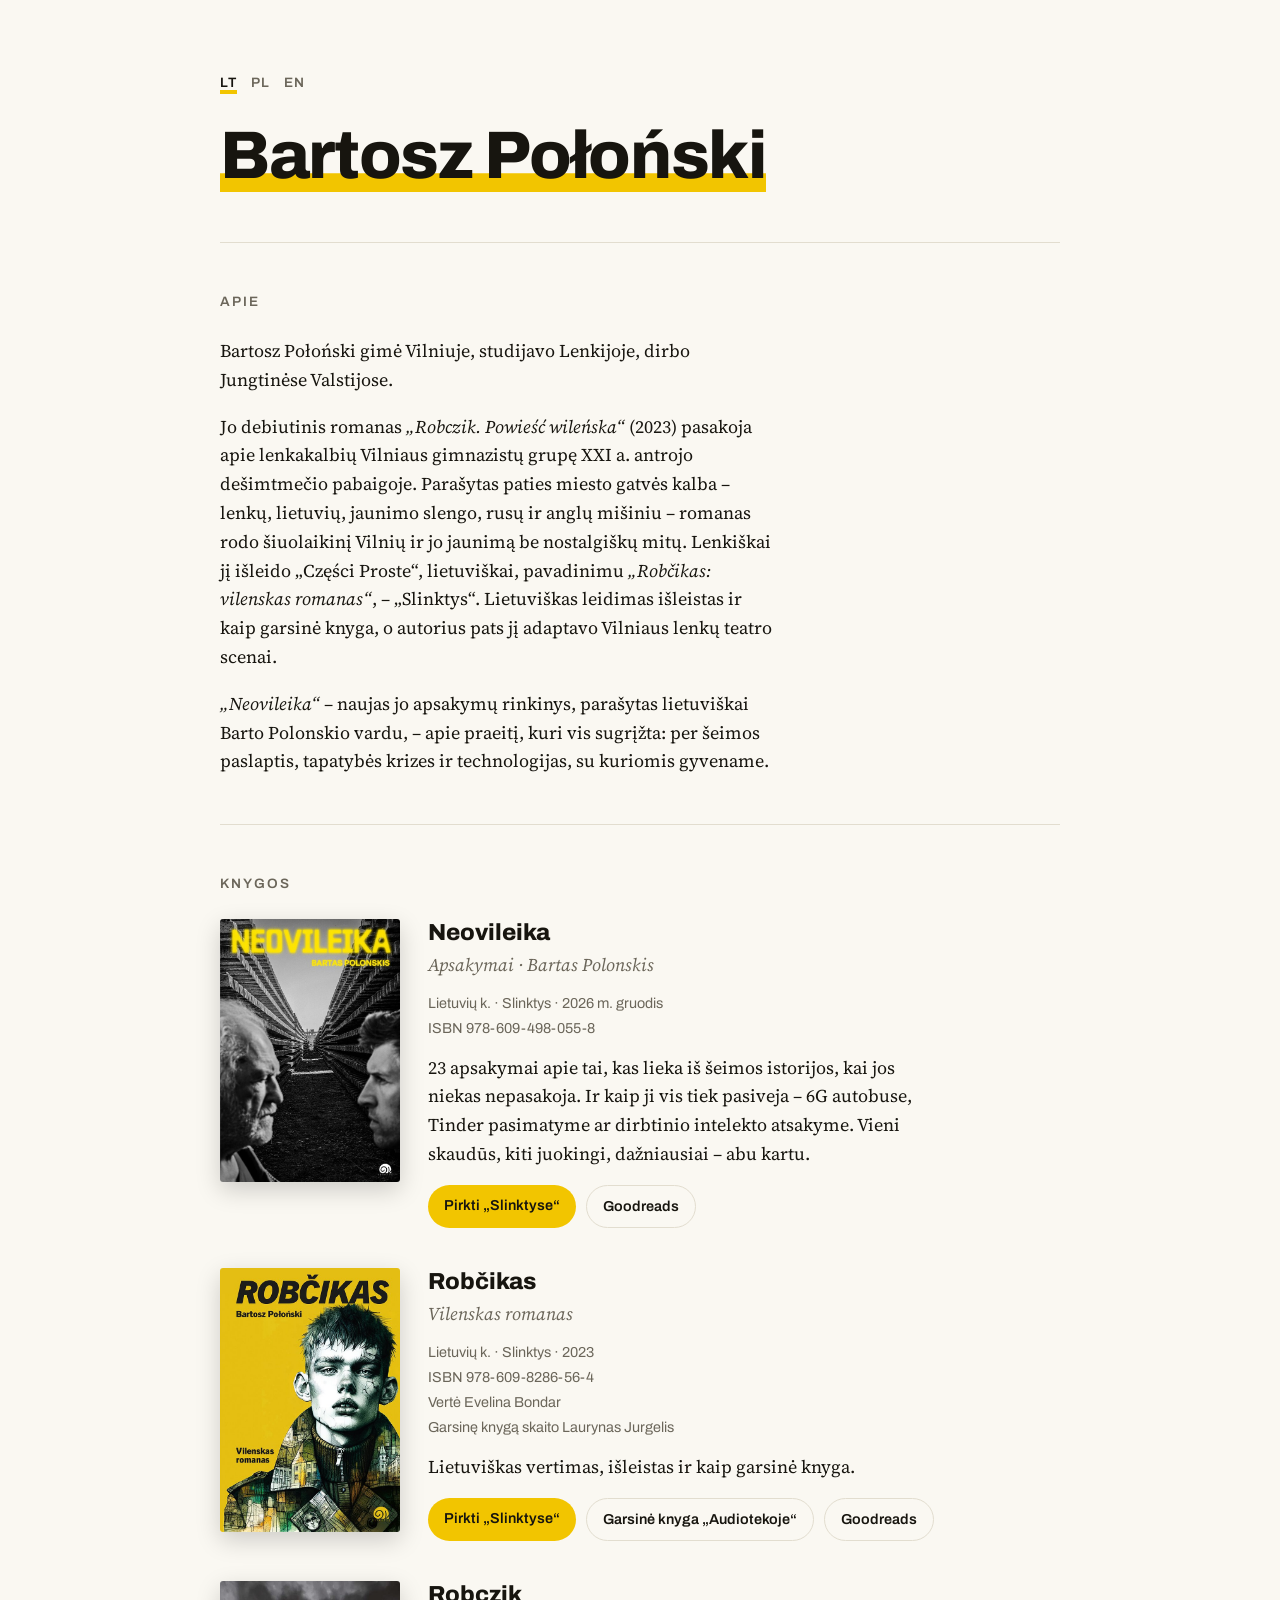
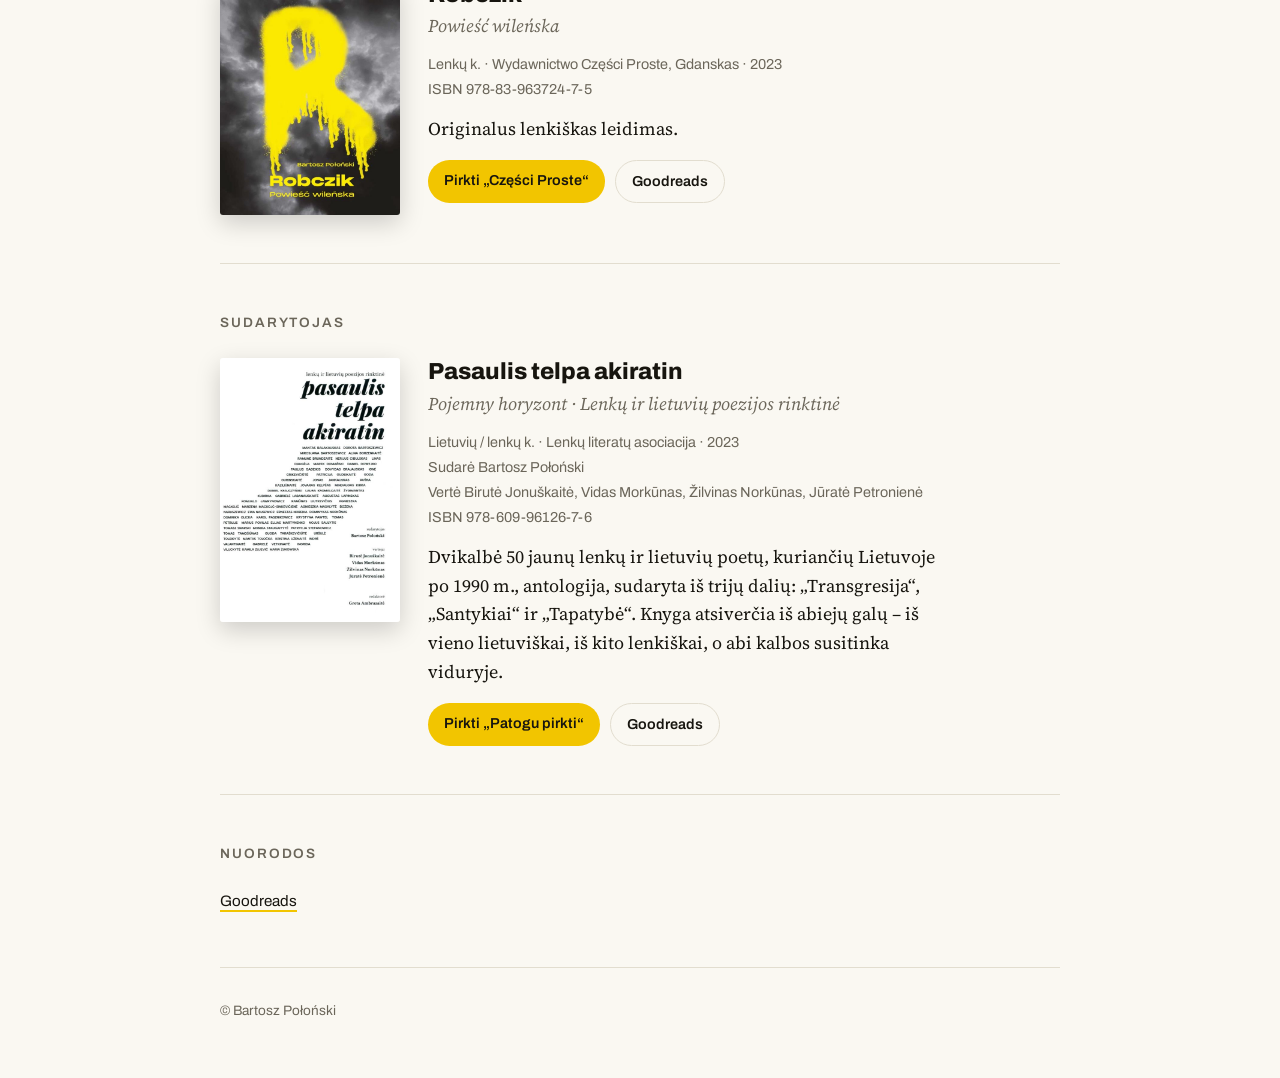
<file: index.html>
<!doctype html>
<html lang="lt">
<head>
<meta charset="utf-8">
<meta name="viewport" content="width=device-width, initial-scale=1">
<title>Bartosz Połoński</title>
<meta name="description" content="Bartosz Połoński (Bartas Polonskis): Robczik / Robčikas, Neovileika, Pasaulis telpa akiratin.">
<meta property="og:title" content="Bartosz Połoński">
<meta property="og:description" content="Robczik / Robčikas, Neovileika, Pasaulis telpa akiratin.">
<meta property="og:image" content="https://barelief.github.io/images/robczik_lt.jpg">
<link rel="canonical" href="https://barelief.github.io/">
<link rel="alternate" hreflang="lt" href="https://barelief.github.io/">
<link rel="alternate" hreflang="pl" href="https://barelief.github.io/pl/">
<link rel="alternate" hreflang="en" href="https://barelief.github.io/en/">
<link rel="alternate" hreflang="x-default" href="https://barelief.github.io/">
<link rel="preconnect" href="https://fonts.googleapis.com">
<link rel="preconnect" href="https://fonts.gstatic.com" crossorigin>
<link href="https://fonts.googleapis.com/css2?family=Archivo:wght@400;600;800&family=Source+Serif+4:ital,wght@0,400;0,600;1,400&display=swap" rel="stylesheet">
<link rel="stylesheet" href="style.css">
</head>
<body>
<div class="wrap">
  <header>
    <nav class="langs" aria-label="Kalba">
      <a href="./" hreflang="lt" aria-current="page">LT</a>
      <a href="pl/" hreflang="pl" lang="pl">PL</a>
      <a href="en/" hreflang="en" lang="en">EN</a>
    </nav>
    <h1><span>Bartosz Połoński</span></h1>
  </header>

  <section class="bio">
    <h2>Apie</h2>
    <p>Bartosz Połoński gimė Vilniuje, studijavo Lenkijoje, dirbo Jungtinėse Valstijose.</p>
    <p>Jo debiutinis romanas <em>„Robczik. Powieść wileńska“</em> (2023) pasakoja apie lenkakalbių Vilniaus gimnazistų grupę XXI a. antrojo dešimtmečio pabaigoje. Parašytas paties miesto gatvės kalba – lenkų, lietuvių, jaunimo slengo, rusų ir anglų mišiniu – romanas rodo šiuolaikinį Vilnių ir jo jaunimą be nostalgiškų mitų. Lenkiškai jį išleido „Części Proste“, lietuviškai, pavadinimu <em>„Robčikas: vilenskas romanas“</em>, – „Slinktys“. Lietuviškas leidimas išleistas ir kaip garsinė knyga, o autorius pats jį adaptavo Vilniaus lenkų teatro scenai.</p>
    <p><em>„Neovileika“</em> – naujas jo apsakymų rinkinys, parašytas lietuviškai Barto Polonskio vardu, – apie praeitį, kuri vis sugrįžta: per šeimos paslaptis, tapatybės krizes ir technologijas, su kuriomis gyvename.</p>
  </section>

  <section>
    <h2>Knygos</h2>

    <article class="book">
      <img src="images/neo.jpg" alt="Knygos „Neovileika“ viršelis" width="600" height="877">
      <div>
        <h3>Neovileika</h3>
        <p class="sub">Apsakymai · Bartas Polonskis</p>
        <div class="meta">
          <div>Lietuvių k. · Slinktys · 2026 m. gruodis</div>
          <div>ISBN 978-609-498-055-8</div>
        </div>
        <p class="desc">23 apsakymai apie tai, kas lieka iš šeimos istorijos, kai jos niekas nepasakoja. Ir kaip ji vis tiek pasiveja – 6G autobuse, Tinder pasimatyme ar dirbtinio intelekto atsakyme. Vieni skaudūs, kiti juokingi, dažniausiai – abu kartu.</p>
        <div class="buttons">
          <a class="btn" href="https://slinktys.lt/knygos/neovileika">Pirkti „Slinktyse“</a>
          <a class="btn ghost" href="https://www.goodreads.com/book/show/262122124-neovileika">Goodreads</a>
        </div>
      </div>
    </article>

    <article class="book">
      <img src="images/robczik_lt.jpg" alt="Knygos „Robčikas: vilenskas romanas“ viršelis" width="570" height="836">
      <div>
        <h3>Robčikas</h3>
        <p class="sub">Vilenskas romanas</p>
        <div class="meta">
          <div>Lietuvių k. · Slinktys · 2023</div>
          <div>ISBN 978-609-8286-56-4</div>
          <div>Vertė Evelina Bondar</div>
          <div>Garsinę knygą skaito Laurynas Jurgelis</div>
        </div>
        <p class="desc">Lietuviškas vertimas, išleistas ir kaip garsinė knyga.</p>
        <div class="buttons">
          <a class="btn" href="https://www.slinktys.lt/405-robcikas.htmls">Pirkti „Slinktyse“</a>
          <a class="btn ghost" href="https://audioteka.com/lt/audiobook/robcikas/">Garsinė knyga „Audiotekoje“</a>
          <a class="btn ghost" href="https://www.goodreads.com/book/show/209229170-rob-ikas">Goodreads</a>
        </div>
      </div>
    </article>

    <article class="book">
      <img src="images/robczik_pl.jpg" alt="Knygos „Robczik. Powieść wileńska“ viršelis" width="600" height="782">
      <div>
        <h3>Robczik</h3>
        <p class="sub">Powieść wileńska</p>
        <div class="meta">
          <div>Lenkų k. · Wydawnictwo Części Proste, Gdanskas · 2023</div>
          <div>ISBN 978-83-963724-7-5</div>
        </div>
        <p class="desc">Originalus lenkiškas leidimas.</p>
        <div class="buttons">
          <a class="btn" href="https://czesciproste.pl/sklep/23-robczik.html">Pirkti „Części Proste“</a>
          <a class="btn ghost" href="https://www.goodreads.com/book/show/199139488">Goodreads</a>
        </div>
      </div>
    </article>
  </section>

  <section>
    <h2>Sudarytojas</h2>

    <article class="book">
      <img src="images/pta_lt.jpg" alt="Knygos „Pasaulis telpa akiratin“ viršelis" width="600" height="881">
      <div>
        <h3>Pasaulis telpa akiratin</h3>
        <p class="sub">Pojemny horyzont · Lenkų ir lietuvių poezijos rinktinė</p>
        <div class="meta">
          <div>Lietuvių / lenkų k. · Lenkų literatų asociacija · 2023</div>
          <div>Sudarė Bartosz Połoński</div>
          <div>Vertė Birutė Jonuškaitė, Vidas Morkūnas, Žilvinas Norkūnas, Jūratė Petronienė</div>
          <div>ISBN 978-609-96126-7-6</div>
        </div>
        <p class="desc">Dvikalbė 50 jaunų lenkų ir lietuvių poetų, kuriančių Lietuvoje po 1990 m., antologija, sudaryta iš trijų dalių: „Transgresija“, „Santykiai“ ir „Tapatybė“. Knyga atsiverčia iš abiejų galų – iš vieno lietuviškai, iš kito lenkiškai, o abi kalbos susitinka viduryje.</p>
        <div class="buttons">
          <a class="btn" href="https://www.patogupirkti.lt/knyga/pasaulis-telpa-akiratin-lenku-ir-lietuviu-poezijos-rinktine.html">Pirkti „Patogu pirkti“</a>
          <a class="btn ghost" href="https://www.goodreads.com/book/show/262121691-pasaulis-telpa-akiratin-lenk-ir-lietuvi-poezijos-rinktin">Goodreads</a>
        </div>
      </div>
    </article>
  </section>

  <section class="contact">
    <h2>Nuorodos</h2>
    <ul>
      <li><a href="https://www.goodreads.com/author/show/44415047.Bartosz_Po_o_ski">Goodreads</a></li>
    </ul>
  </section>

  <footer>© Bartosz Połoński</footer>
</div>
</body>
</html>
</file>
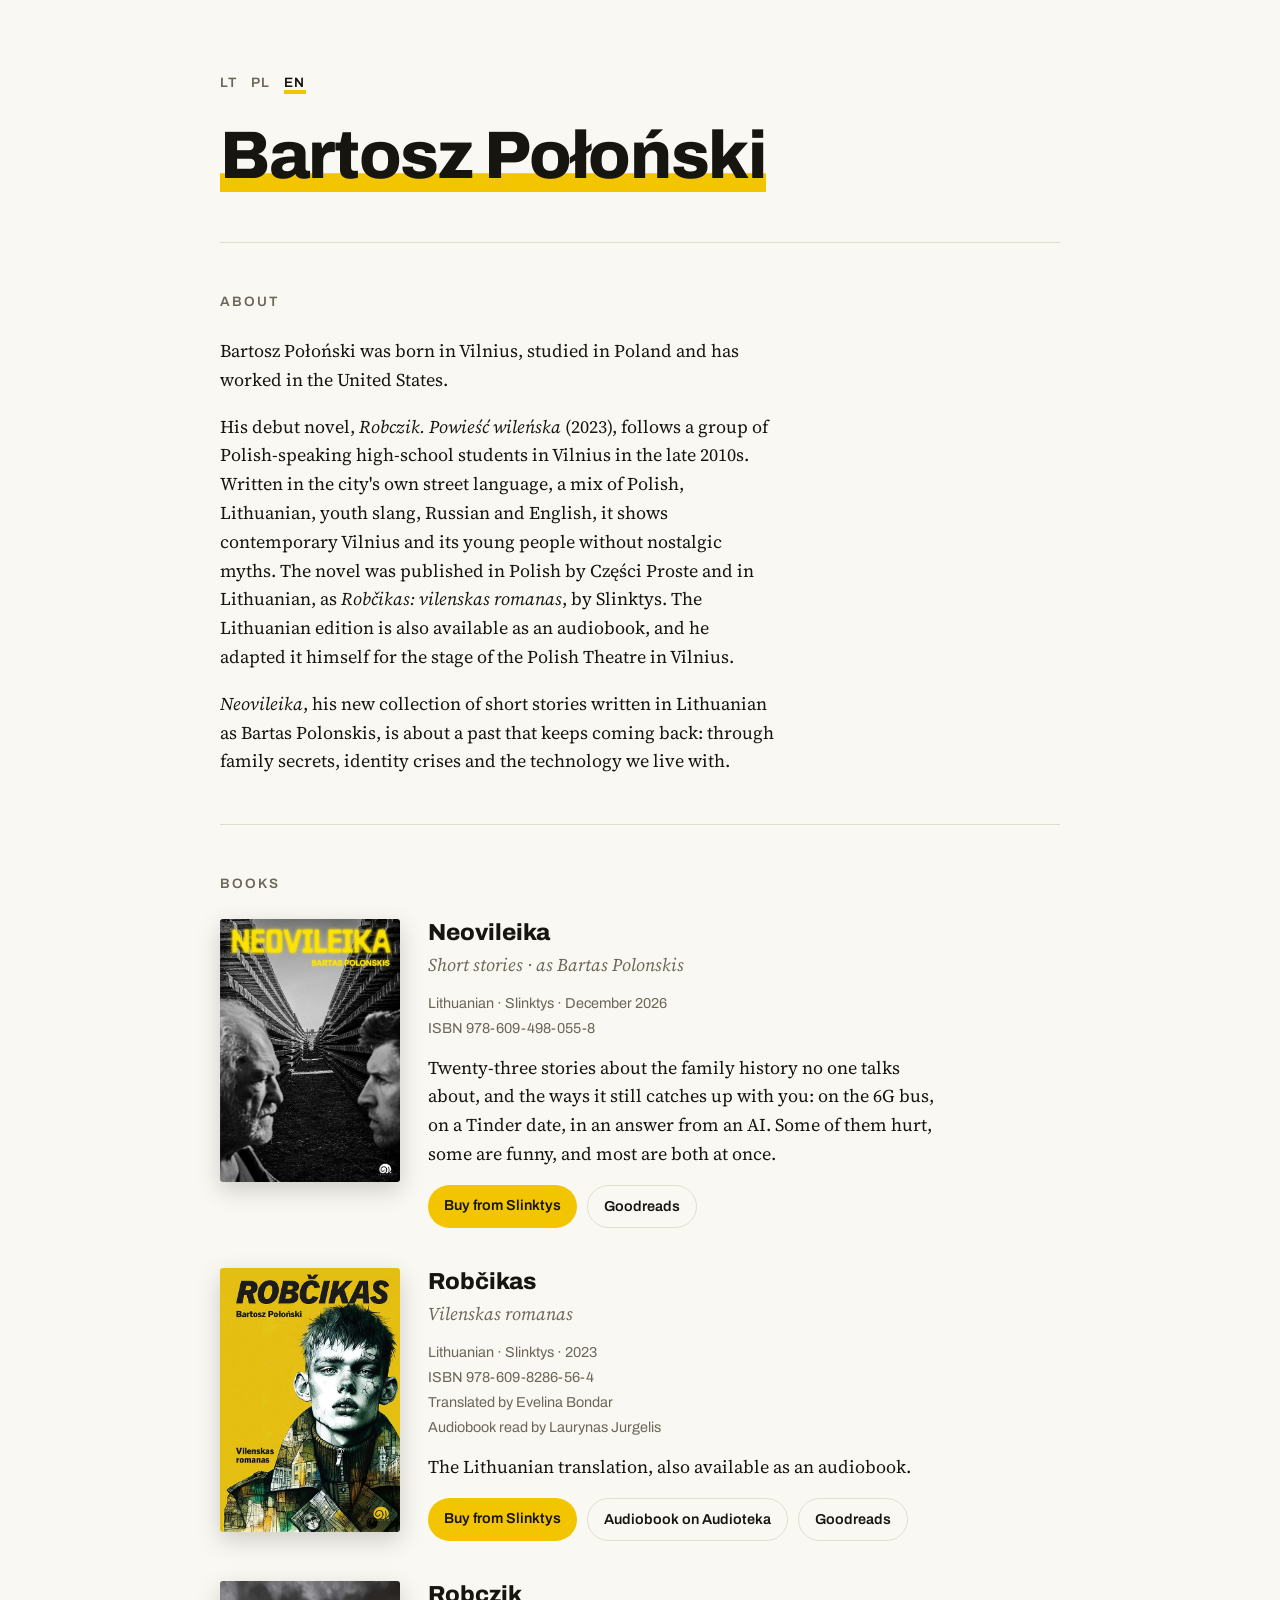
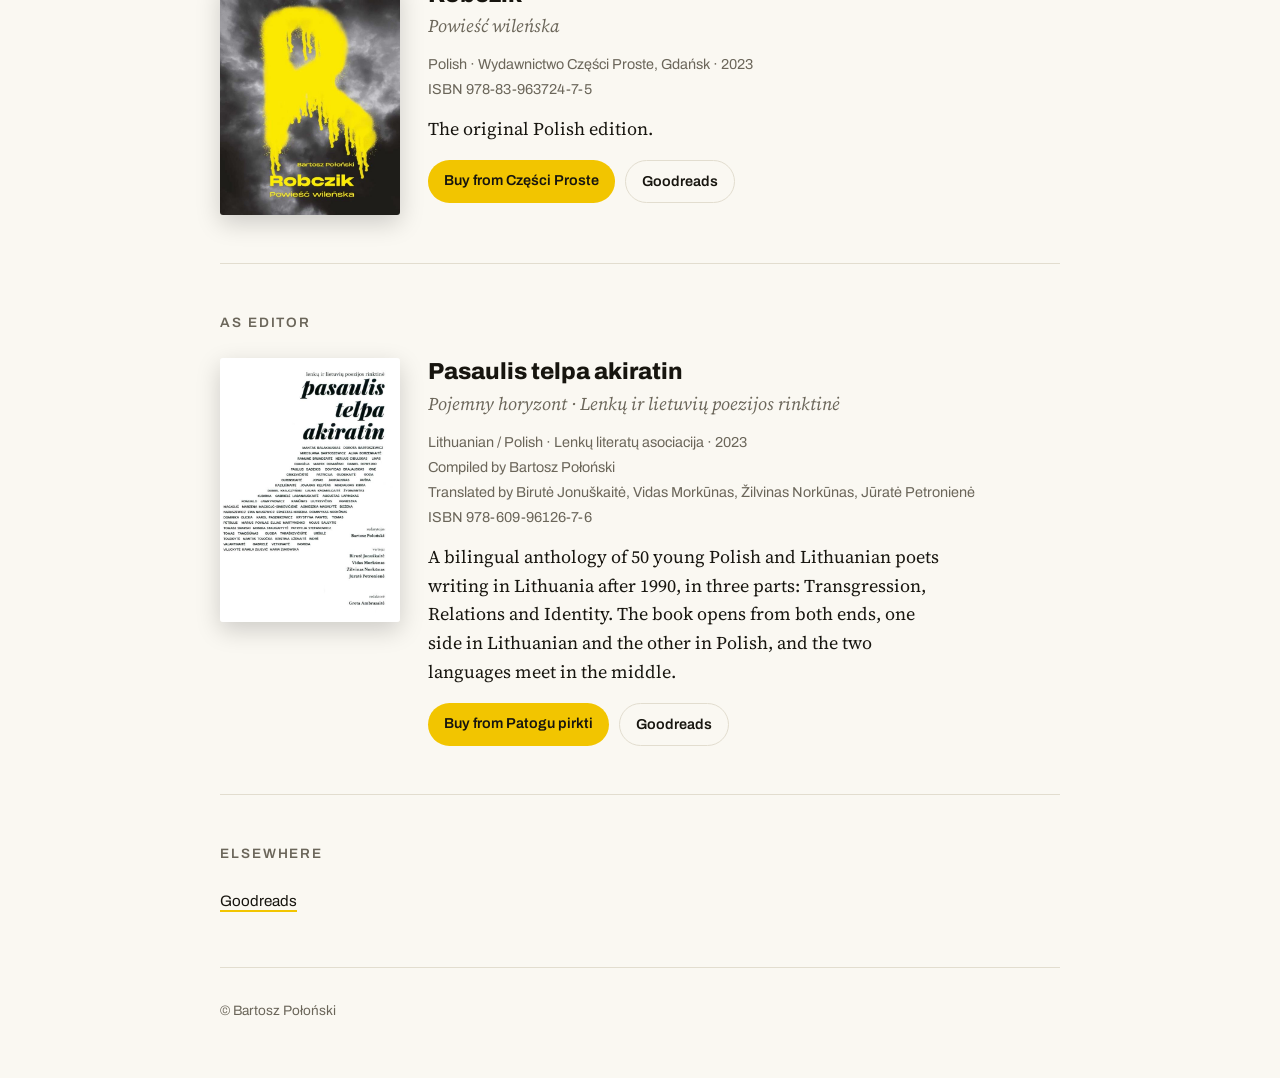
<file: en/index.html>
<!doctype html>
<html lang="en">
<head>
<meta charset="utf-8">
<meta name="viewport" content="width=device-width, initial-scale=1">
<title>Bartosz Połoński</title>
<meta name="description" content="Bartosz Połoński (Bartas Polonskis): Robczik / Robčikas, Neovileika, Pasaulis telpa akiratin.">
<meta property="og:title" content="Bartosz Połoński">
<meta property="og:description" content="Robczik / Robčikas, Neovileika, Pasaulis telpa akiratin.">
<meta property="og:image" content="https://barelief.github.io/images/robczik_lt.jpg">
<link rel="canonical" href="https://barelief.github.io/en/">
<link rel="alternate" hreflang="lt" href="https://barelief.github.io/">
<link rel="alternate" hreflang="pl" href="https://barelief.github.io/pl/">
<link rel="alternate" hreflang="en" href="https://barelief.github.io/en/">
<link rel="alternate" hreflang="x-default" href="https://barelief.github.io/">
<link rel="preconnect" href="https://fonts.googleapis.com">
<link rel="preconnect" href="https://fonts.gstatic.com" crossorigin>
<link href="https://fonts.googleapis.com/css2?family=Archivo:wght@400;600;800&family=Source+Serif+4:ital,wght@0,400;0,600;1,400&display=swap" rel="stylesheet">
<link rel="stylesheet" href="../style.css">
</head>
<body>
<div class="wrap">
  <header>
    <nav class="langs" aria-label="Language">
      <a href="../" hreflang="lt" lang="lt">LT</a>
      <a href="../pl/" hreflang="pl" lang="pl">PL</a>
      <a href="./" hreflang="en" aria-current="page">EN</a>
    </nav>
    <h1><span>Bartosz Połoński</span></h1>
  </header>

  <section class="bio">
    <h2>About</h2>
    <p>Bartosz Połoński was born in Vilnius, studied in Poland and has worked in the United States.</p>
    <p>His debut novel, <em>Robczik. Powieść wileńska</em> (2023), follows a group of Polish-speaking high-school students in Vilnius in the late 2010s. Written in the city's own street language, a mix of Polish, Lithuanian, youth slang, Russian and English, it shows contemporary Vilnius and its young people without nostalgic myths. The novel was published in Polish by Części Proste and in Lithuanian, as <em>Robčikas: vilenskas romanas</em>, by Slinktys. The Lithuanian edition is also available as an audiobook, and he adapted it himself for the stage of the Polish Theatre in Vilnius.</p>
    <p><em>Neovileika</em>, his new collection of short stories written in Lithuanian as Bartas Polonskis, is about a past that keeps coming back: through family secrets, identity crises and the technology we live with.</p>
  </section>

  <section>
    <h2>Books</h2>

    <article class="book">
      <img src="../images/neo.jpg" alt="Cover of Neovileika" width="600" height="877">
      <div>
        <h3>Neovileika</h3>
        <p class="sub">Short stories · as Bartas Polonskis</p>
        <div class="meta">
          <div>Lithuanian · Slinktys · December 2026</div>
          <div>ISBN 978-609-498-055-8</div>
        </div>
        <p class="desc">Twenty-three stories about the family history no one talks about, and the ways it still catches up with you: on the 6G bus, on a Tinder date, in an answer from an AI. Some of them hurt, some are funny, and most are both at once.</p>
        <div class="buttons">
          <a class="btn" href="https://slinktys.lt/knygos/neovileika">Buy from Slinktys</a>
          <a class="btn ghost" href="https://www.goodreads.com/book/show/262122124-neovileika">Goodreads</a>
        </div>
      </div>
    </article>

    <article class="book">
      <img src="../images/robczik_lt.jpg" alt="Cover of Robčikas: vilenskas romanas" width="570" height="836">
      <div>
        <h3>Robčikas</h3>
        <p class="sub">Vilenskas romanas</p>
        <div class="meta">
          <div>Lithuanian · Slinktys · 2023</div>
          <div>ISBN 978-609-8286-56-4</div>
          <div>Translated by Evelina Bondar</div>
          <div>Audiobook read by Laurynas Jurgelis</div>
        </div>
        <p class="desc">The Lithuanian translation, also available as an audiobook.</p>
        <div class="buttons">
          <a class="btn" href="https://www.slinktys.lt/405-robcikas.htmls">Buy from Slinktys</a>
          <a class="btn ghost" href="https://audioteka.com/lt/audiobook/robcikas/">Audiobook on Audioteka</a>
          <a class="btn ghost" href="https://www.goodreads.com/book/show/209229170-rob-ikas">Goodreads</a>
        </div>
      </div>
    </article>

    <article class="book">
      <img src="../images/robczik_pl.jpg" alt="Cover of Robczik. Powieść wileńska" width="600" height="782">
      <div>
        <h3>Robczik</h3>
        <p class="sub">Powieść wileńska</p>
        <div class="meta">
          <div>Polish · Wydawnictwo Części Proste, Gdańsk · 2023</div>
          <div>ISBN 978-83-963724-7-5</div>
        </div>
        <p class="desc">The original Polish edition.</p>
        <div class="buttons">
          <a class="btn" href="https://czesciproste.pl/sklep/23-robczik.html">Buy from Części Proste</a>
          <a class="btn ghost" href="https://www.goodreads.com/book/show/199139488">Goodreads</a>
        </div>
      </div>
    </article>
  </section>

  <section>
    <h2>As editor</h2>

    <article class="book">
      <img src="../images/pta_lt.jpg" alt="Cover of Pasaulis telpa akiratin" width="600" height="881">
      <div>
        <h3>Pasaulis telpa akiratin</h3>
        <p class="sub">Pojemny horyzont · Lenkų ir lietuvių poezijos rinktinė</p>
        <div class="meta">
          <div>Lithuanian / Polish · Lenkų literatų asociacija · 2023</div>
          <div>Compiled by Bartosz Połoński</div>
          <div>Translated by Birutė Jonuškaitė, Vidas Morkūnas, Žilvinas Norkūnas, Jūratė Petronienė</div>
          <div>ISBN 978-609-96126-7-6</div>
        </div>
        <p class="desc">A bilingual anthology of 50 young Polish and Lithuanian poets writing in Lithuania after 1990, in three parts: Transgression, Relations and Identity. The book opens from both ends, one side in Lithuanian and the other in Polish, and the two languages meet in the middle.</p>
        <div class="buttons">
          <a class="btn" href="https://www.patogupirkti.lt/knyga/pasaulis-telpa-akiratin-lenku-ir-lietuviu-poezijos-rinktine.html">Buy from Patogu pirkti</a>
          <a class="btn ghost" href="https://www.goodreads.com/book/show/262121691-pasaulis-telpa-akiratin-lenk-ir-lietuvi-poezijos-rinktin">Goodreads</a>
        </div>
      </div>
    </article>
  </section>

  <section class="contact">
    <h2>Elsewhere</h2>
    <ul>
      <li><a href="https://www.goodreads.com/author/show/44415047.Bartosz_Po_o_ski">Goodreads</a></li>
    </ul>
  </section>

  <footer>© Bartosz Połoński</footer>
</div>
</body>
</html>
</file>
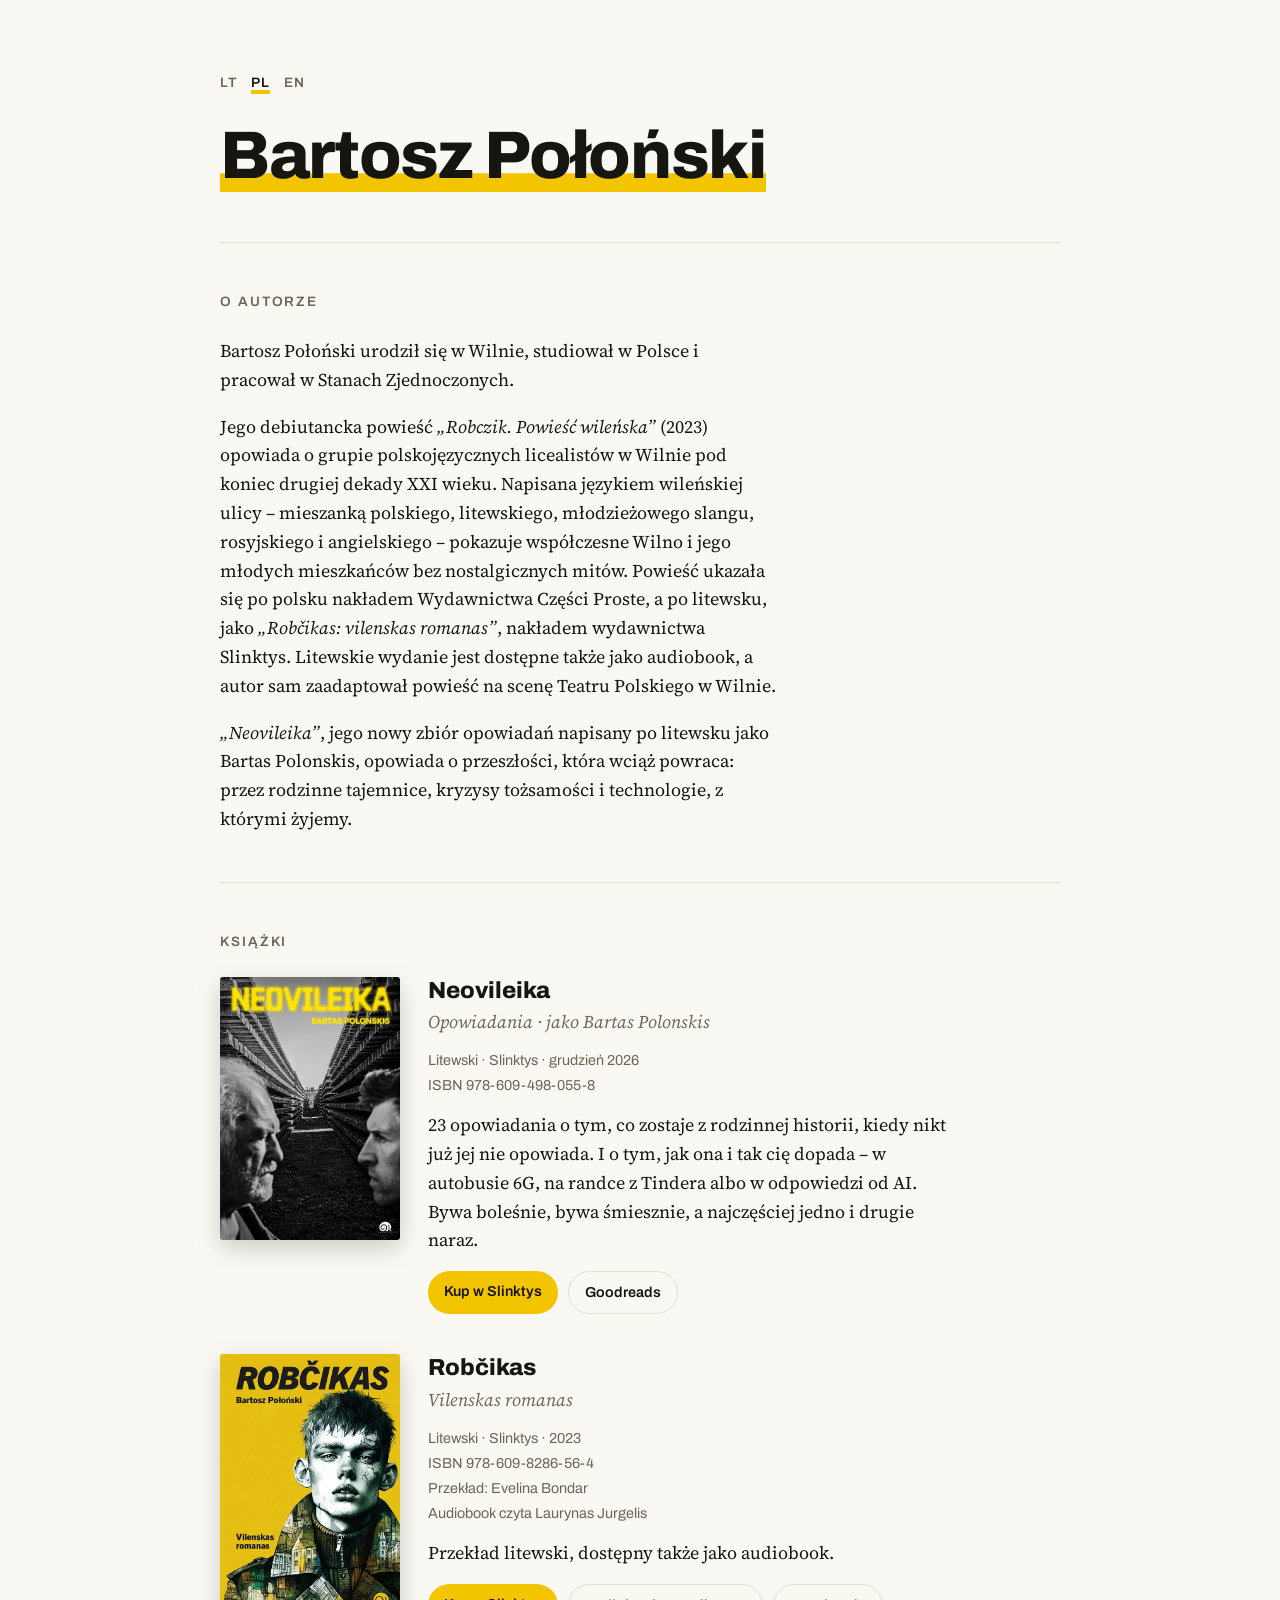
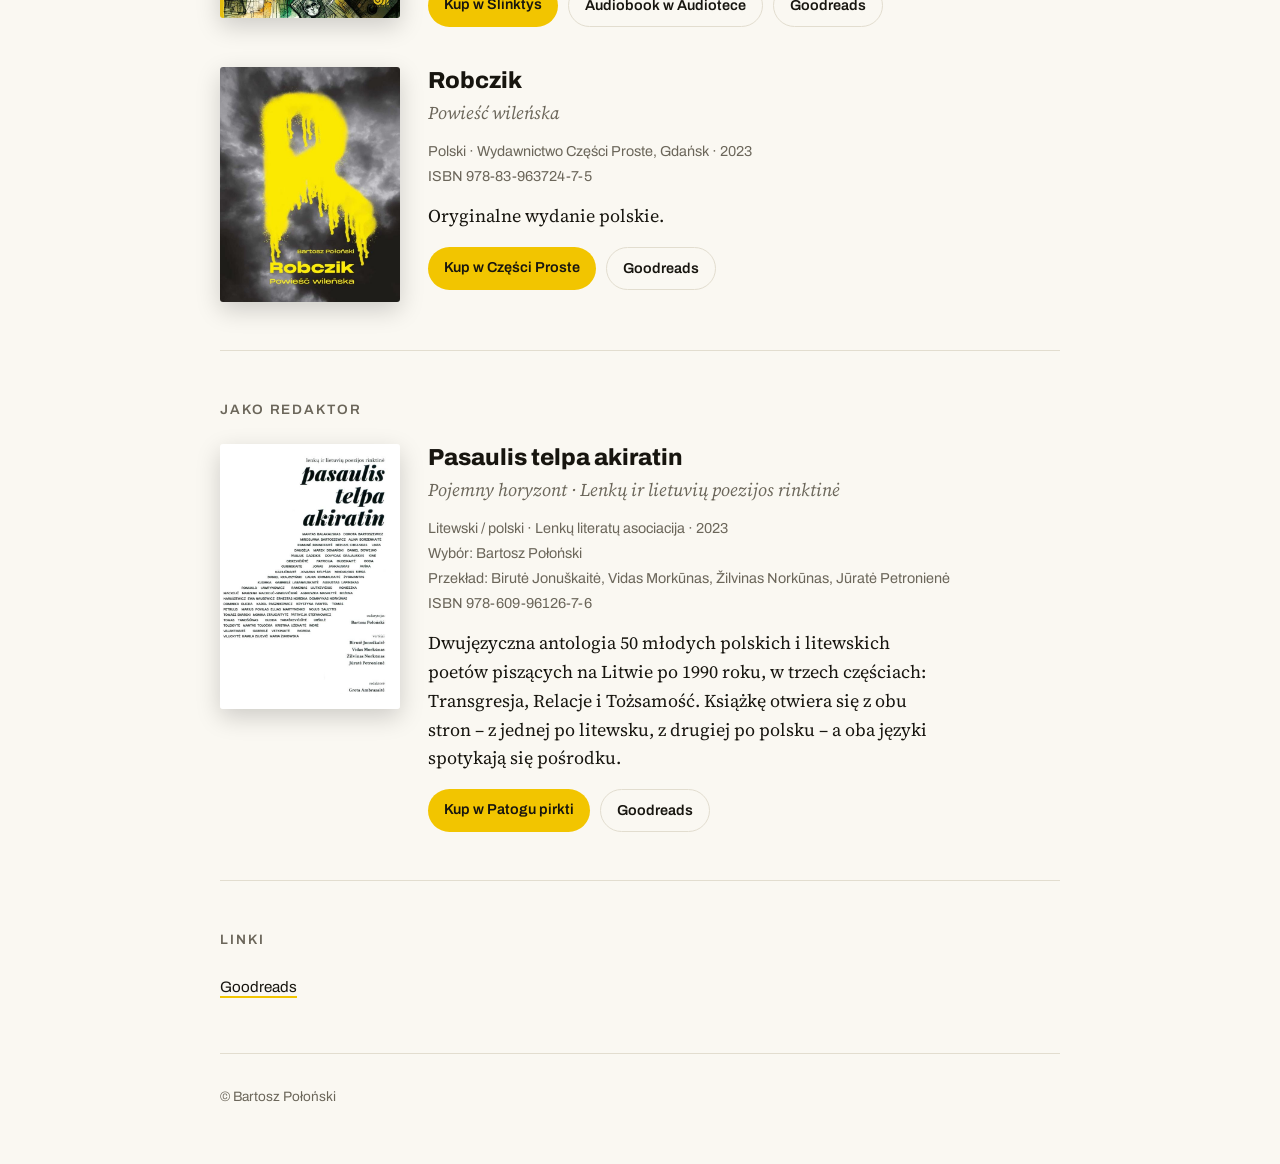
<file: pl/index.html>
<!doctype html>
<html lang="pl">
<head>
<meta charset="utf-8">
<meta name="viewport" content="width=device-width, initial-scale=1">
<title>Bartosz Połoński</title>
<meta name="description" content="Bartosz Połoński (Bartas Polonskis): Robczik / Robčikas, Neovileika, Pasaulis telpa akiratin.">
<meta property="og:title" content="Bartosz Połoński">
<meta property="og:description" content="Robczik / Robčikas, Neovileika, Pasaulis telpa akiratin.">
<meta property="og:image" content="https://barelief.github.io/images/robczik_pl.jpg">
<link rel="canonical" href="https://barelief.github.io/pl/">
<link rel="alternate" hreflang="lt" href="https://barelief.github.io/">
<link rel="alternate" hreflang="pl" href="https://barelief.github.io/pl/">
<link rel="alternate" hreflang="en" href="https://barelief.github.io/en/">
<link rel="alternate" hreflang="x-default" href="https://barelief.github.io/">
<link rel="preconnect" href="https://fonts.googleapis.com">
<link rel="preconnect" href="https://fonts.gstatic.com" crossorigin>
<link href="https://fonts.googleapis.com/css2?family=Archivo:wght@400;600;800&family=Source+Serif+4:ital,wght@0,400;0,600;1,400&display=swap" rel="stylesheet">
<link rel="stylesheet" href="../style.css">
</head>
<body>
<div class="wrap">
  <header>
    <nav class="langs" aria-label="Język">
      <a href="../" hreflang="lt" lang="lt">LT</a>
      <a href="./" hreflang="pl" aria-current="page">PL</a>
      <a href="../en/" hreflang="en" lang="en">EN</a>
    </nav>
    <h1><span>Bartosz Połoński</span></h1>
  </header>

  <section class="bio">
    <h2>O autorze</h2>
    <p>Bartosz Połoński urodził się w Wilnie, studiował w Polsce i pracował w Stanach Zjednoczonych.</p>
    <p>Jego debiutancka powieść <em>„Robczik. Powieść wileńska”</em> (2023) opowiada o grupie polskojęzycznych licealistów w Wilnie pod koniec drugiej dekady XXI wieku. Napisana językiem wileńskiej ulicy – mieszanką polskiego, litewskiego, młodzieżowego slangu, rosyjskiego i angielskiego – pokazuje współczesne Wilno i jego młodych mieszkańców bez nostalgicznych mitów. Powieść ukazała się po polsku nakładem Wydawnictwa Części Proste, a po litewsku, jako <em>„Robčikas: vilenskas romanas”</em>, nakładem wydawnictwa Slinktys. Litewskie wydanie jest dostępne także jako audiobook, a autor sam zaadaptował powieść na scenę Teatru Polskiego w Wilnie.</p>
    <p><em>„Neovileika”</em>, jego nowy zbiór opowiadań napisany po litewsku jako Bartas Polonskis, opowiada o przeszłości, która wciąż powraca: przez rodzinne tajemnice, kryzysy tożsamości i technologie, z którymi żyjemy.</p>
  </section>

  <section>
    <h2>Książki</h2>

    <article class="book">
      <img src="../images/neo.jpg" alt="Okładka książki „Neovileika”" width="600" height="877">
      <div>
        <h3>Neovileika</h3>
        <p class="sub">Opowiadania · jako Bartas Polonskis</p>
        <div class="meta">
          <div>Litewski · Slinktys · grudzień 2026</div>
          <div>ISBN 978-609-498-055-8</div>
        </div>
        <p class="desc">23 opowiadania o tym, co zostaje z rodzinnej historii, kiedy nikt już jej nie opowiada. I o tym, jak ona i tak cię dopada – w autobusie 6G, na randce z Tindera albo w odpowiedzi od AI. Bywa boleśnie, bywa śmiesznie, a najczęściej jedno i drugie naraz.</p>
        <div class="buttons">
          <a class="btn" href="https://slinktys.lt/knygos/neovileika">Kup w Slinktys</a>
          <a class="btn ghost" href="https://www.goodreads.com/book/show/262122124-neovileika">Goodreads</a>
        </div>
      </div>
    </article>

    <article class="book">
      <img src="../images/robczik_lt.jpg" alt="Okładka książki „Robčikas: vilenskas romanas”" width="570" height="836">
      <div>
        <h3>Robčikas</h3>
        <p class="sub">Vilenskas romanas</p>
        <div class="meta">
          <div>Litewski · Slinktys · 2023</div>
          <div>ISBN 978-609-8286-56-4</div>
          <div>Przekład: Evelina Bondar</div>
          <div>Audiobook czyta Laurynas Jurgelis</div>
        </div>
        <p class="desc">Przekład litewski, dostępny także jako audiobook.</p>
        <div class="buttons">
          <a class="btn" href="https://www.slinktys.lt/405-robcikas.htmls">Kup w Slinktys</a>
          <a class="btn ghost" href="https://audioteka.com/lt/audiobook/robcikas/">Audiobook w Audiotece</a>
          <a class="btn ghost" href="https://www.goodreads.com/book/show/209229170-rob-ikas">Goodreads</a>
        </div>
      </div>
    </article>

    <article class="book">
      <img src="../images/robczik_pl.jpg" alt="Okładka książki „Robczik. Powieść wileńska”" width="600" height="782">
      <div>
        <h3>Robczik</h3>
        <p class="sub">Powieść wileńska</p>
        <div class="meta">
          <div>Polski · Wydawnictwo Części Proste, Gdańsk · 2023</div>
          <div>ISBN 978-83-963724-7-5</div>
        </div>
        <p class="desc">Oryginalne wydanie polskie.</p>
        <div class="buttons">
          <a class="btn" href="https://czesciproste.pl/sklep/23-robczik.html">Kup w Części Proste</a>
          <a class="btn ghost" href="https://www.goodreads.com/book/show/199139488">Goodreads</a>
        </div>
      </div>
    </article>
  </section>

  <section>
    <h2>Jako redaktor</h2>

    <article class="book">
      <img src="../images/pta_lt.jpg" alt="Okładka książki „Pasaulis telpa akiratin”" width="600" height="881">
      <div>
        <h3>Pasaulis telpa akiratin</h3>
        <p class="sub">Pojemny horyzont · Lenkų ir lietuvių poezijos rinktinė</p>
        <div class="meta">
          <div>Litewski / polski · Lenkų literatų asociacija · 2023</div>
          <div>Wybór: Bartosz Połoński</div>
          <div>Przekład: Birutė Jonuškaitė, Vidas Morkūnas, Žilvinas Norkūnas, Jūratė Petronienė</div>
          <div>ISBN 978-609-96126-7-6</div>
        </div>
        <p class="desc">Dwujęzyczna antologia 50 młodych polskich i litewskich poetów piszących na Litwie po 1990 roku, w trzech częściach: Transgresja, Relacje i Tożsamość. Książkę otwiera się z obu stron – z jednej po litewsku, z drugiej po polsku – a oba języki spotykają się pośrodku.</p>
        <div class="buttons">
          <a class="btn" href="https://www.patogupirkti.lt/knyga/pasaulis-telpa-akiratin-lenku-ir-lietuviu-poezijos-rinktine.html">Kup w Patogu pirkti</a>
          <a class="btn ghost" href="https://www.goodreads.com/book/show/262121691-pasaulis-telpa-akiratin-lenk-ir-lietuvi-poezijos-rinktin">Goodreads</a>
        </div>
      </div>
    </article>
  </section>

  <section class="contact">
    <h2>Linki</h2>
    <ul>
      <li><a href="https://www.goodreads.com/author/show/44415047.Bartosz_Po_o_ski">Goodreads</a></li>
    </ul>
  </section>

  <footer>© Bartosz Połoński</footer>
</div>
</body>
</html>
</file>
<file: style.css>
:root {
  --bg: #faf8f2;
  --fg: #17150f;
  --muted: #6b665a;
  --line: #e2ddcf;
  --accent: #f2c500;
  --card: #ffffff;
}
@media (prefers-color-scheme: dark) {
  :root {
    --bg: #141310;
    --fg: #f1eee6;
    --muted: #a39e90;
    --line: #2e2b24;
    --card: #1c1a16;
  }
}
* { box-sizing: border-box; }
html { -webkit-text-size-adjust: 100%; }
body {
  margin: 0;
  background: var(--bg);
  color: var(--fg);
  font: 18px/1.6 "Source Serif 4", Georgia, serif;
}
.wrap { max-width: 880px; margin: 0 auto; padding: 0 20px; }
header { padding: 72px 0 40px; border-bottom: 1px solid var(--line); }
h1, h2, h3, .sans { font-family: "Archivo", system-ui, sans-serif; }
h1 {
  font-size: clamp(2.4rem, 7vw, 4.2rem);
  font-weight: 800;
  line-height: 1.02;
  letter-spacing: -0.02em;
  margin: 0 0 12px;
}
h1 span { box-shadow: inset 0 -0.28em 0 var(--accent); }
section { padding: 48px 0; border-bottom: 1px solid var(--line); }
h2 { font-size: 0.85rem; text-transform: uppercase; letter-spacing: 0.14em; color: var(--muted); margin: 0 0 24px; font-weight: 600; }
.bio p { margin: 0 0 1em; max-width: 62ch; }
.bio p:last-child { margin-bottom: 0; }
.lang { color: var(--muted); font-style: italic; font-size: 0.95rem; }
.book {
  display: grid;
  grid-template-columns: 180px 1fr;
  gap: 28px;
  align-items: start;
  margin-bottom: 40px;
}
.book:last-child { margin-bottom: 0; }
.book img { width: 100%; height: auto; display: block; border-radius: 3px; box-shadow: 0 8px 24px rgba(0,0,0,0.18); }
.book h3 { margin: 0 0 4px; font-size: 1.45rem; line-height: 1.2; font-weight: 800; }
.book .sub { margin: 0 0 12px; color: var(--muted); font-style: italic; }
.meta { font-family: "Archivo", sans-serif; font-size: 0.9rem; color: var(--muted); margin: 0 0 14px; }
.meta div { margin: 2px 0; }
.book p.desc { margin: 0 0 16px; max-width: 58ch; }
.buttons { display: flex; flex-wrap: wrap; gap: 10px; }
.btn {
  font-family: "Archivo", sans-serif;
  font-size: 0.9rem;
  font-weight: 600;
  text-decoration: none;
  color: #17150f;
  background: var(--accent);
  padding: 9px 16px;
  border-radius: 999px;
}
.btn.ghost { background: transparent; color: var(--fg); border: 1px solid var(--line); }
.btn:hover { filter: brightness(0.95); }
.contact a { color: var(--fg); text-decoration-color: var(--accent); text-decoration-thickness: 2px; text-underline-offset: 4px; }
.contact ul { list-style: none; padding: 0; margin: 0; font-family: "Archivo", sans-serif; font-size: 0.95rem; }
.contact li { margin: 6px 0; }
footer { padding: 32px 0 56px; color: var(--muted); font-family: "Archivo", sans-serif; font-size: 0.85rem; }
@media (max-width: 600px) {
  header { padding: 48px 0 32px; }
  .book { grid-template-columns: 110px 1fr; gap: 18px; }
  .book h3 { font-size: 1.2rem; }
}
.langs { display: flex; gap: 14px; margin: 0 0 28px; font-family: "Archivo", sans-serif; font-size: 0.85rem; font-weight: 600; letter-spacing: 0.08em; }
.langs a { color: var(--muted); text-decoration: none; }
.langs a:hover { color: var(--fg); }
.langs a[aria-current] { color: var(--fg); box-shadow: inset 0 -0.3em 0 var(--accent); }
</file>
